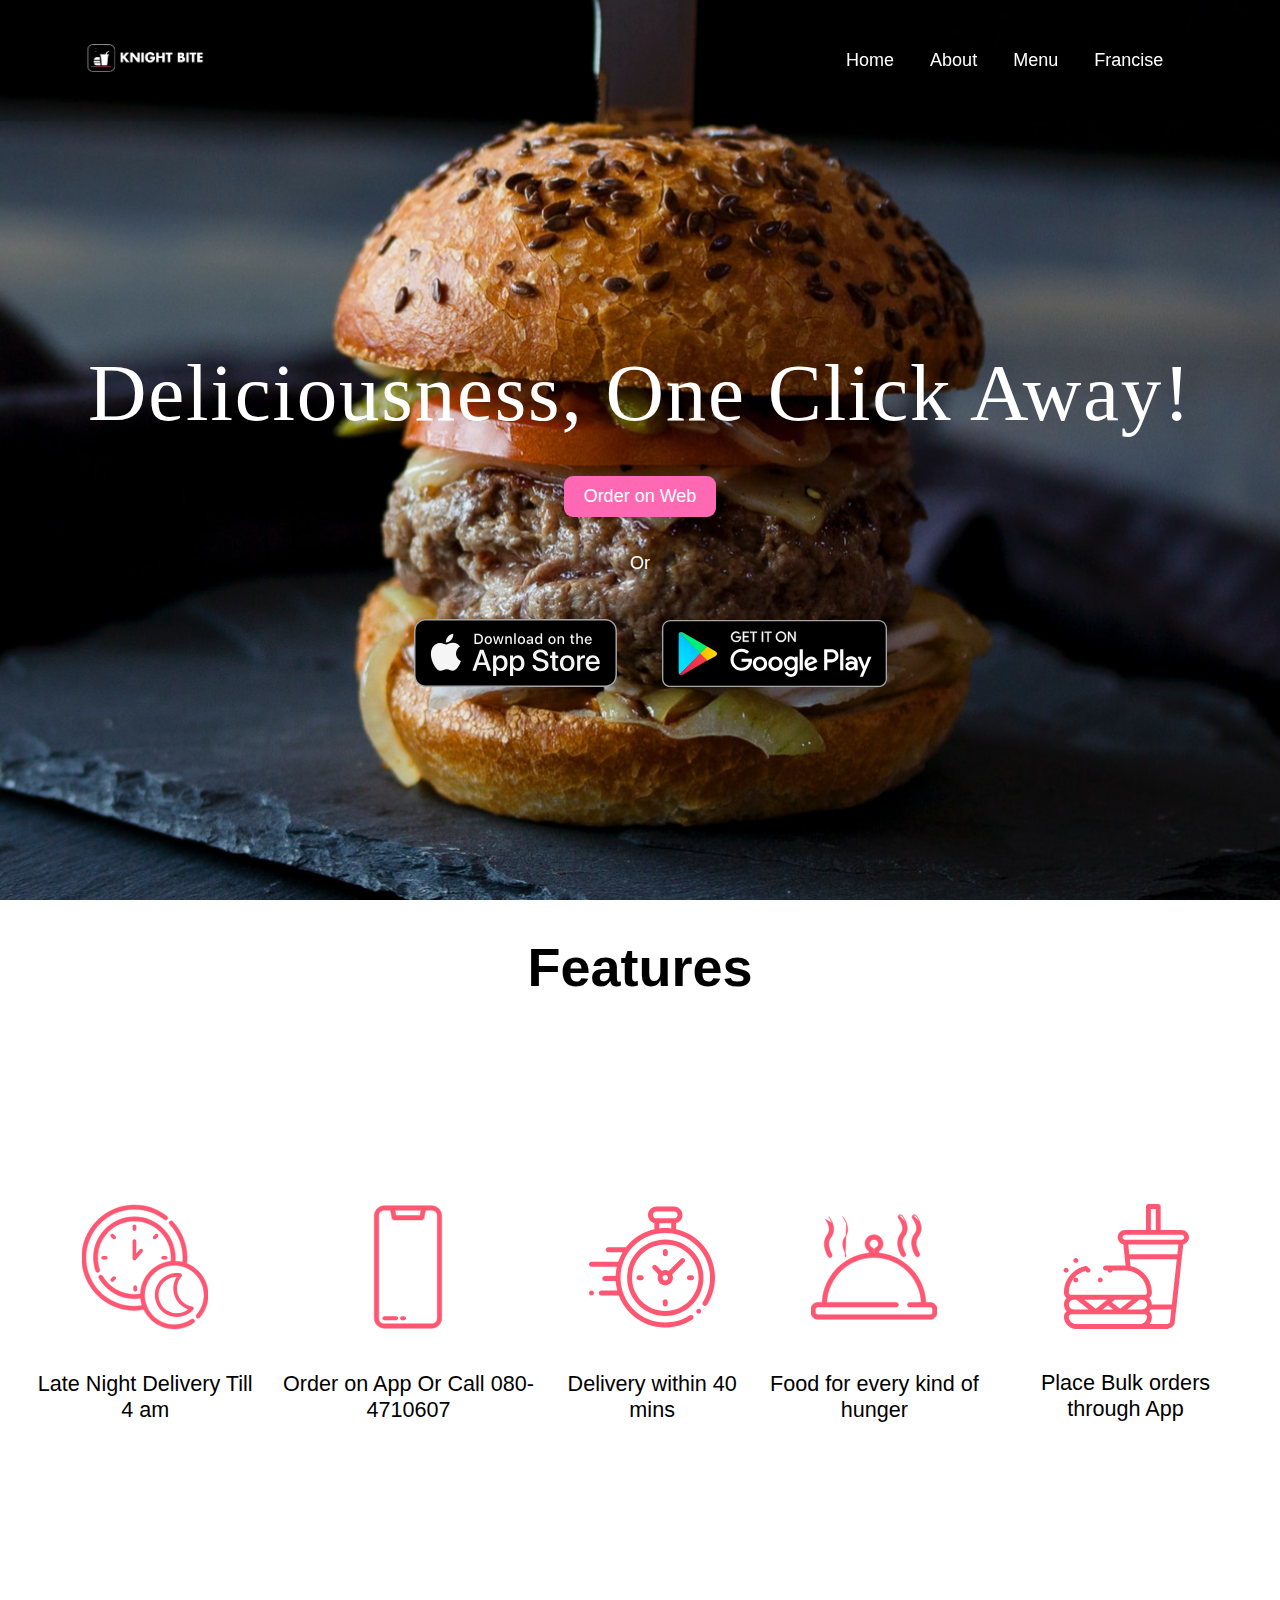
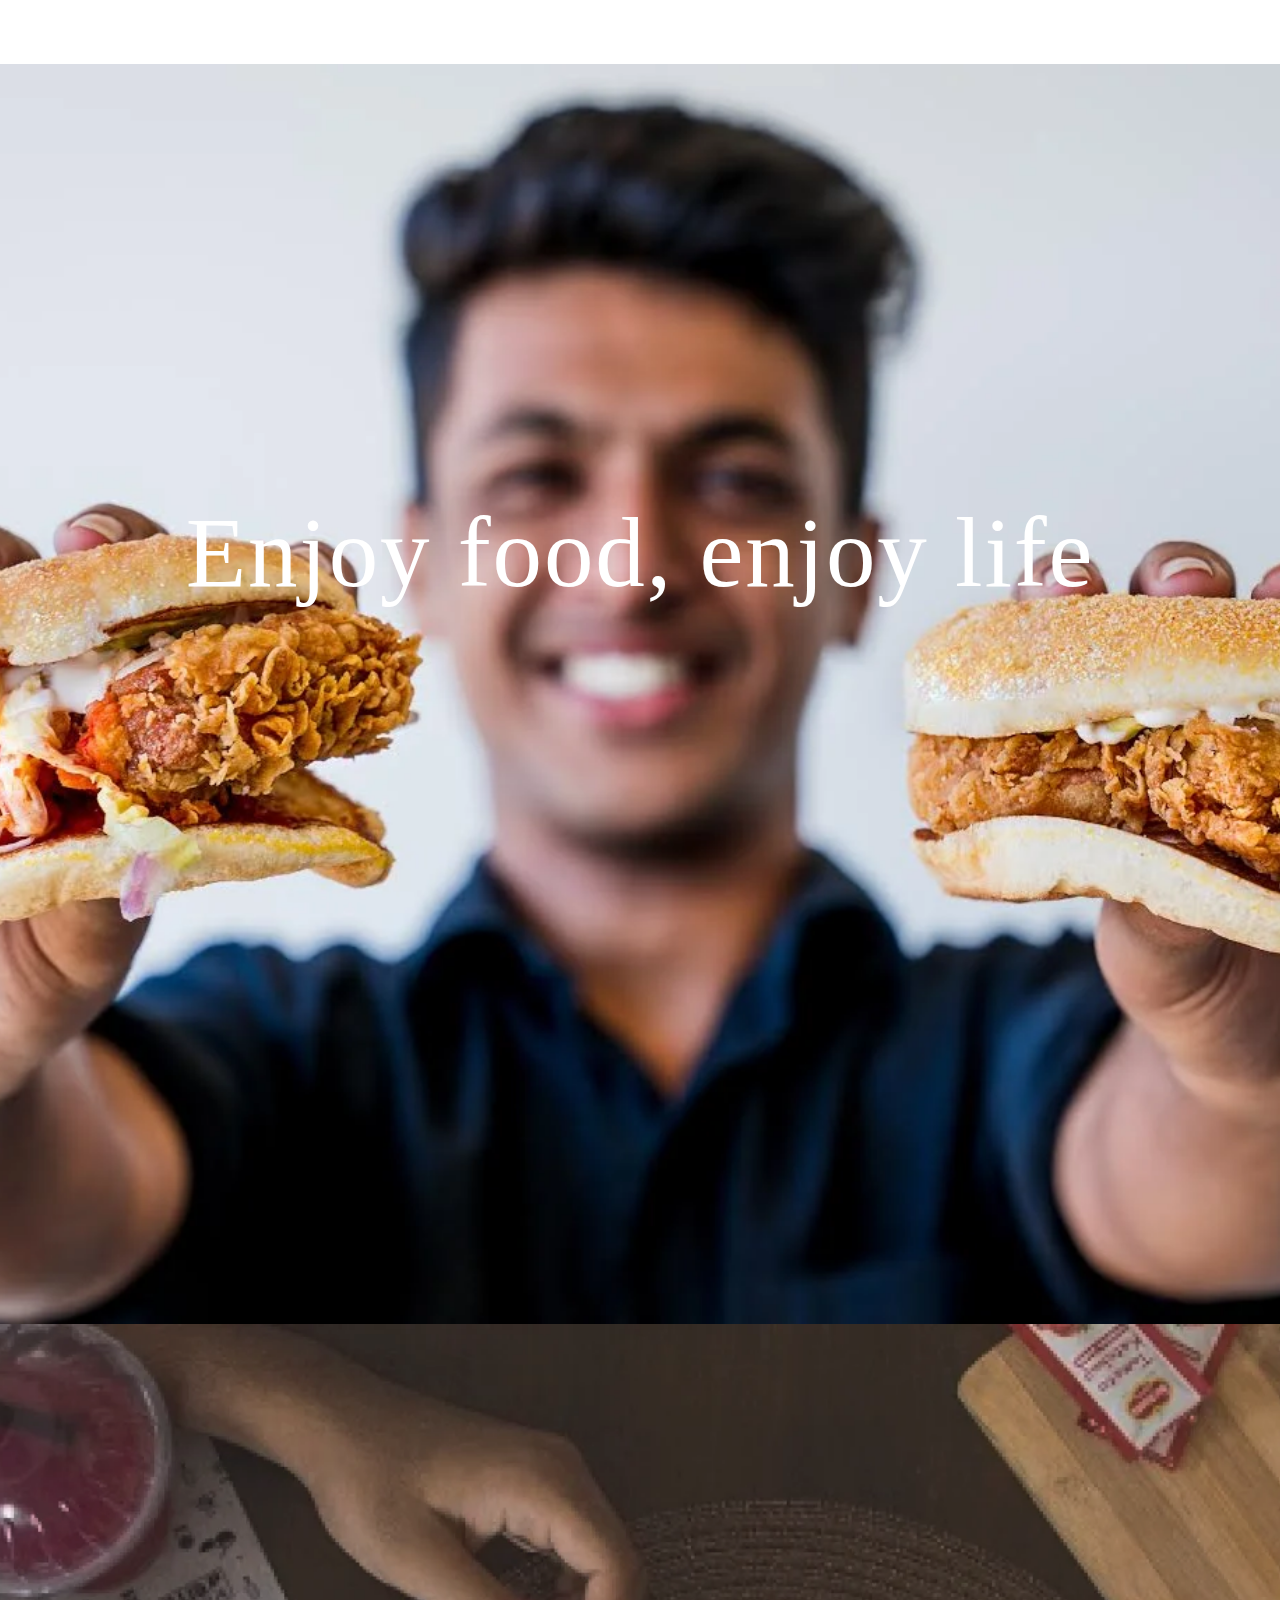
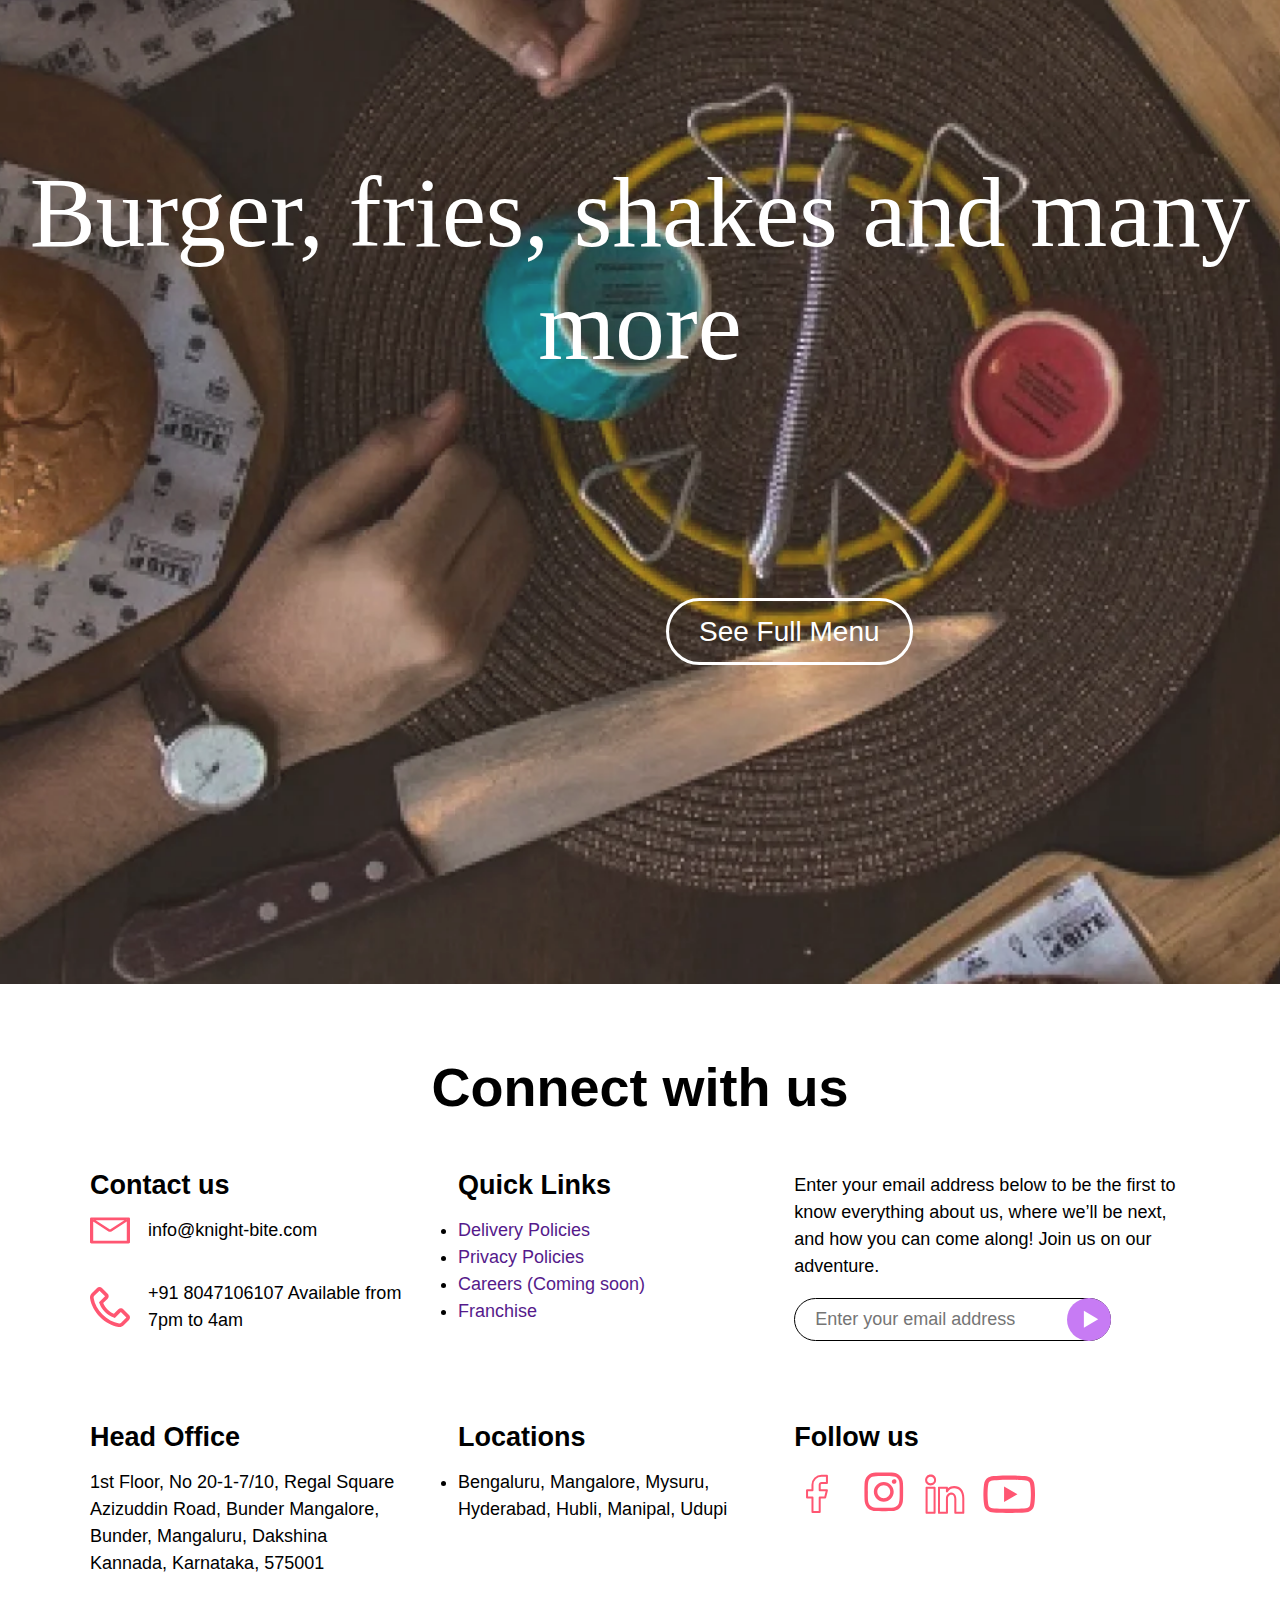
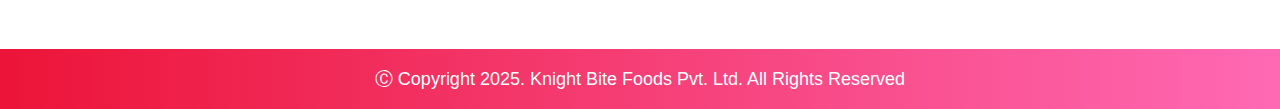
<file: index.html>
<!DOCTYPE html>
<html lang="en">
<head>
    <meta charset="UTF-8">
    <meta name="viewport" content="width=device-width, initial-scale=1.0">
    <link rel="icon" href="./Images/logo">
    <link rel="stylesheet" href="./KnightBite.css">
    <title>Knight Bite</title>
</head>
<body>
    <!--Main devision for complete page-->
    <div class="container">
        <header>
            <nav>
               <div class="logo">
                   <img src="./Images/kb_logo_new_2 head" alt="">
               </div>
               <ul class="nav-links">
                   <li><a href="/">Home</a></li>
                   <li><a href="./About.html">About</a></li>
                   <li><a href="./Menu.html">Menu</a></li>
                   <li><a href="./franchise.html">Francise</a></li>
               </ul>
            </nav>
            <div class="header-content">
                <h1>Deliciousness, One Click Away!</h1>
                <a href="#">Order on Web</a>
                <p>Or</p>
                <div class="playstore">
                    <img src="./Images/ios-store.svg" alt="">
                    <img src="./Images/google-play-badge.svg" alt="ios-store">
                </div>
            </div>
        </header>
        <div class="features">
            <h1>Features</h1>
            <div class="inner">
                <div>
                    <img src="./Images/feature-1.svg" alt="">
                    <p>Late Night Delivery
                        Till 4 am</p>
                </div>
                <div>
                    <img src="./Images/feature-2.svg" alt="">
                    <p>Order on App Or Call 080-4710607</p>
                </div>
                <div>
                    <img src="./Images/feature-3.svg" alt="">
                    <p>Delivery within 40 mins</p>
                </div>
                <div>
                    <img src="./Images/feature-4.svg" alt="">
                    <p>Food for every kind of hunger</p>
                </div>
                <div>
                    <img src="./Images/feature-5.svg" alt="">
                    <p>Place Bulk orders through App</p>
                </div>
            </div>
        </div>

        <div class="banner-1">
            <h1>Enjoy food, enjoy life</h1>
        </div>

        <div class="banner-2">
            <h1>Burger, fries, shakes and many more</h1>
            <div class="menu"><a href="#">See Full Menu</a></div>
        </div>

        <div class="connect">
            <h1>Connect with us</h1>
            <div class="grid">
                <div>
                    <h3>Contact us</h3>
                    <div class="d-flex">
                        <img src="./Images/mail_icon.svg" alt="">
                        <p>info@knight-bite.com</p>
                    </div>
                    <div class="d-flex">
                        <img src="./Images/phone_icon.svg" alt="">
                        <p>+91 8047106107
                            Available from 7pm to 4am</p>
                    </div>
                </div>
                <div>
                    <h3>Quick Links</h3>
                    <ul>
                        <li><a href="">Delivery Policies</a></li>
                        <li><a href="">Privacy Policies</a></li>
                        <li><a href="">Careers (Coming soon)</a></li>
                        <li><a href="">Franchise</a></li>                    
                    </ul>
                </div>
                <div>
                    <p>Enter your email address below to be the first to know everything about us, where we’ll be next, and how you can come along!
                        Join us on our adventure.</p>
                        <div class="email-sec">
                            <input type="email" placeholder="Enter your email address">
                            <img id="email-btn-image" src="./Images/email-btn.svg" alt="">
                    </div>
                </div>
                <div>
                    <h3>Head Office</h3>
                    <p>1st Floor, No 20-1-7/10, Regal Square Azizuddin Road, Bunder Mangalore, Bunder, Mangaluru, Dakshina Kannada, Karnataka, 575001</p>
                </div>
                <div>
                    <h3>Locations</h3>
                    <li>Bengaluru, Mangalore, Mysuru, Hyderabad, Hubli, Manipal, Udupi</li>
                </div>
                <div>
                    <h3>Follow us</h3>
                    <div class="social-media">
                        <img src="./Images/facebook.svg" alt="">
                        <img src="./Images/instagram.svg" alt="">
                        <img src="./Images/linkedin.svg" alt="">
                        <img src="./Images/youtube.svg" alt="">
                    </div>
                </div>
            </div>
        </div>
    </div>
    <div>
        <footer>Ⓒ Copyright 2025. Knight Bite Foods Pvt. Ltd. All Rights Reserved</footer>
    </div>
</body>

</html>
</file>
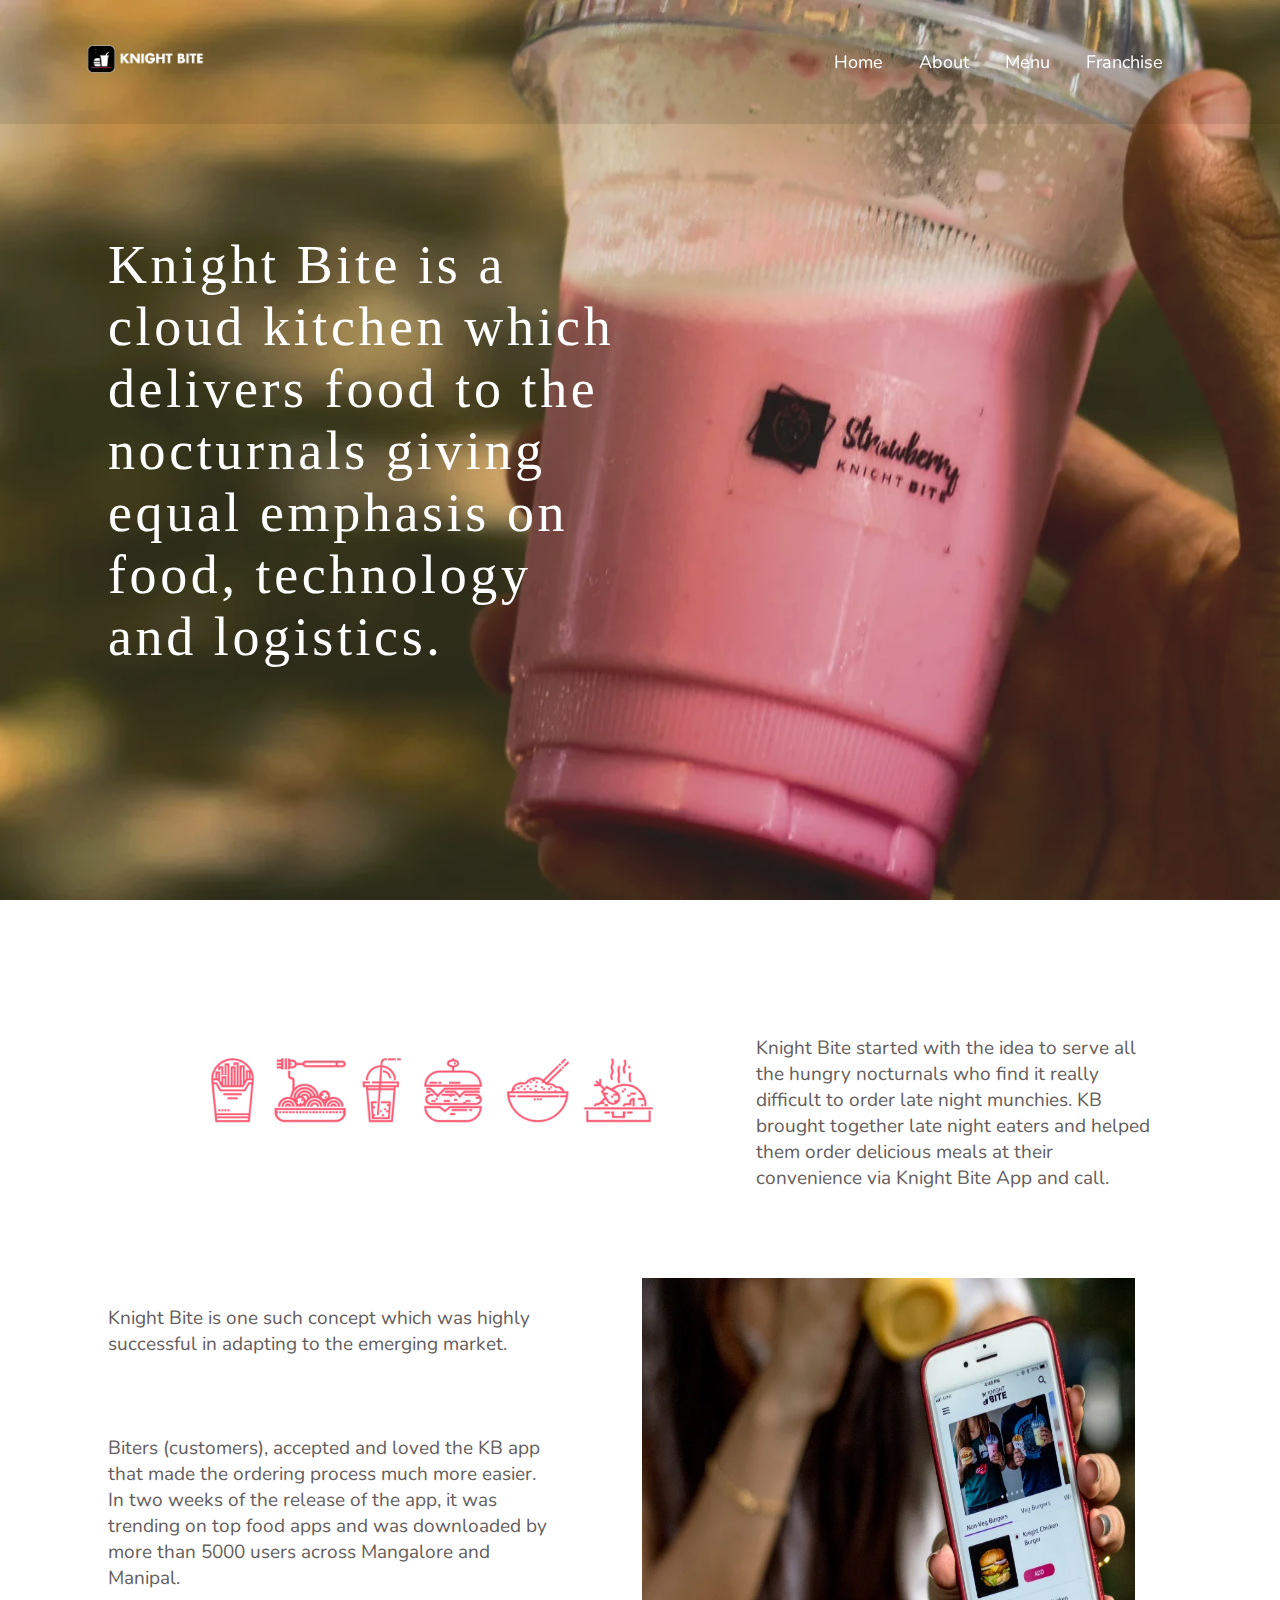
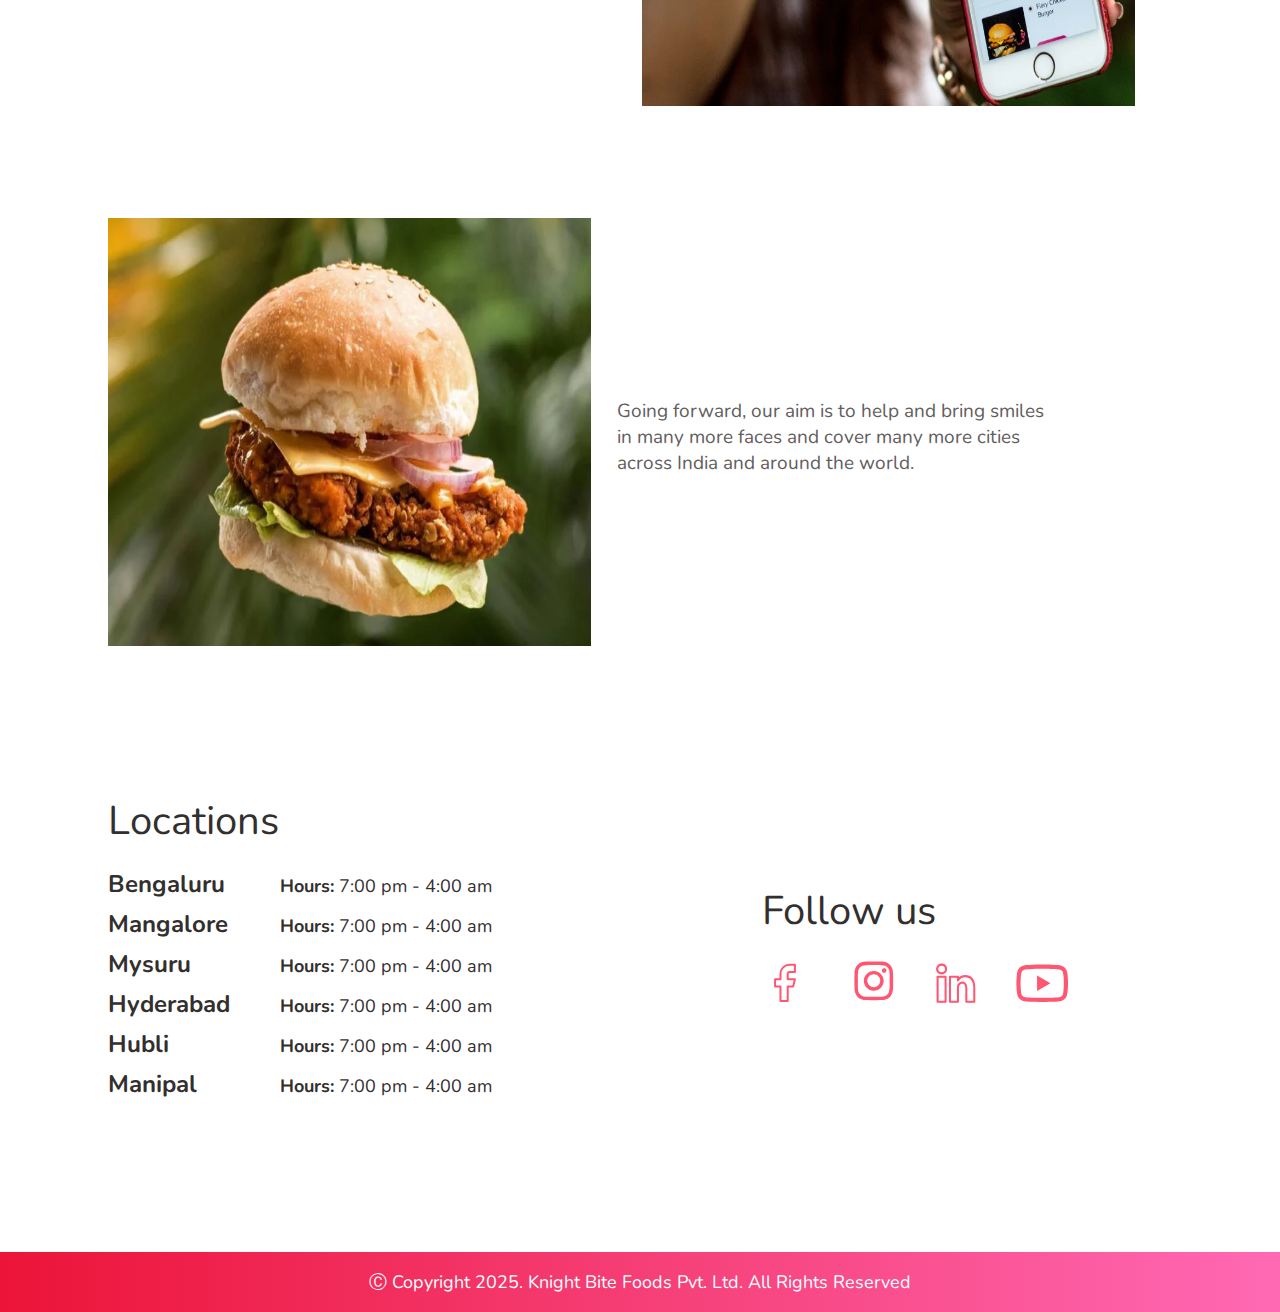
<file: About.html>
<!DOCTYPE html>
<html lang="en">
<head>
    <meta charset="UTF-8">
    <meta name="viewport" content="width=device-width, initial-scale=1.0">
    <link rel="stylesheet" href="./About.css">
    <link rel="icon" href="./Images/logo">
    <title>About</title>
</head>
<body>
     <!-- 2 ND Main devision fro complete page-->
    <div class="container">
        <header>
            <nav>
               <div class="logo">
                   <img src="./Images/kb_logo_new_2 head" alt="">
               </div>
               <ul class="nav-links">
                   <li><a href="./KnightBite.html">Home</a></li>
                   <li><a href="./About.html">About</a></li>
                   <li><a href="./Menu.html">Menu</a></li>
                   <li><a href="./franchise.html">Franchise</a></li>
               </ul>
            </nav>
            <h1>Knight Bite is a <br>cloud kitchen which <br>delivers food to the <br>
                 nocturnals giving <br>equal emphasis on <br> food, technology <br> and logistics.</h1>
        </header>
    </div>

  <div class="main-1">
    <div class="section">
        <div class="image">
            <img src="./Images/about food-strip.webp" alt="Food Strip">
        </div>
        <div class="text1">
            <p>Knight Bite started with the idea to serve all the hungry nocturnals who find it really difficult to order late night munchies. KB brought together late night eaters and helped them order delicious meals at their convenience via Knight Bite App and call.</p>
        </div>
    </div>

    <div class="section-reverse">
        <div class="text2">
            <p>Knight Bite is one such concept which was highly successful in adapting to the emerging market. <br> <br><br><br>
             Biters (customers), accepted and loved the KB app that made the ordering process much more easier. In two weeks of the release of the app, it was trending on top food apps and was downloaded by more than 5000 users across Mangalore and Manipal.</p>
        </div>
        <div class="image1">
            <img src="./Images/about app menu.webp" alt="App Menu">
        </div>
    </div>
    <div class="section2">
        <div class="image2">
            <img src="./Images/about burger.webp" alt="App Menu">
        </div>
        <div class="text3">
            <p>Going forward, our aim is to help and bring smiles in many more faces and cover many more cities across India and around the world.</p>
        </div>
    </div>
        
    
<div class="final">
     <div class="address">
     <h2>Locations</h2>
     <div class="location-block">
            <p><span class="city">Bengaluru</span> <span class="hours">Hours:</span> 7:00 pm - 4:00 am</p>
            <p><span class="city">Mangalore</span> <span class="hours">Hours:</span> 7:00 pm - 4:00 am</p>
            <p><span class="city">Mysuru</span> <span class="hours">Hours:</span> 7:00 pm - 4:00 am</p>
            <p><span class="city">Hyderabad</span> <span class="hours">Hours:</span> 7:00 pm - 4:00 am</p>
            <p><span class="city">Hubli</span> <span class="hours">Hours:</span> 7:00 pm - 4:00 am</p>
            <p><span class="city">Manipal</span> <span class="hours">Hours:</span> 7:00 pm - 4:00 am</p>
     </div>
     </div>
        <div class="follow">
            <h3>Follow us</h3>
            <div class="social-media">
                <img src="./Images/facebook.svg" alt="">
                <img src="./Images/instagram.svg" alt="">
                <img src="./Images/linkedin.svg" alt="">
                <img src="./Images/youtube.svg" alt="">
            </div>
        </div>
    </div>
</div>
 <div>
        <footer>Ⓒ Copyright 2025. Knight Bite Foods Pvt. Ltd. All Rights Reserved</footer>
    </div>


</body>
</html>
</file>
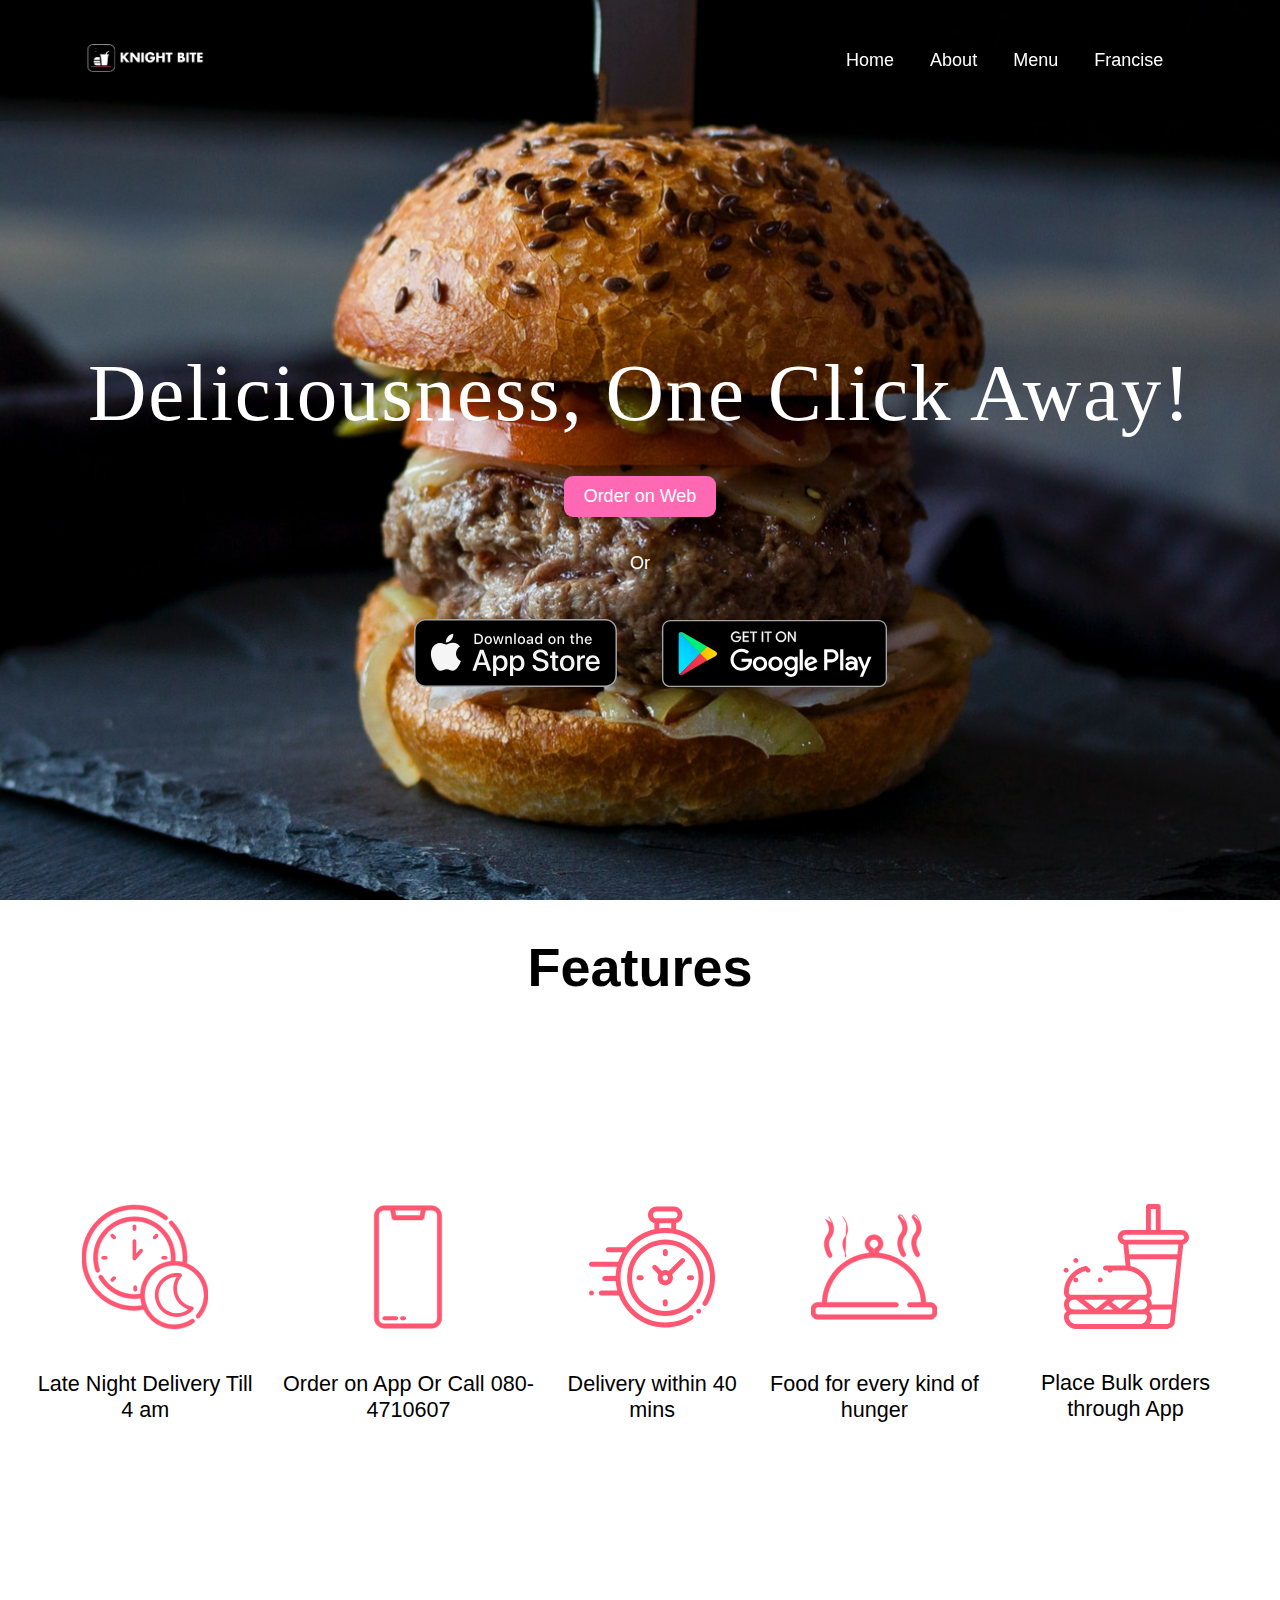
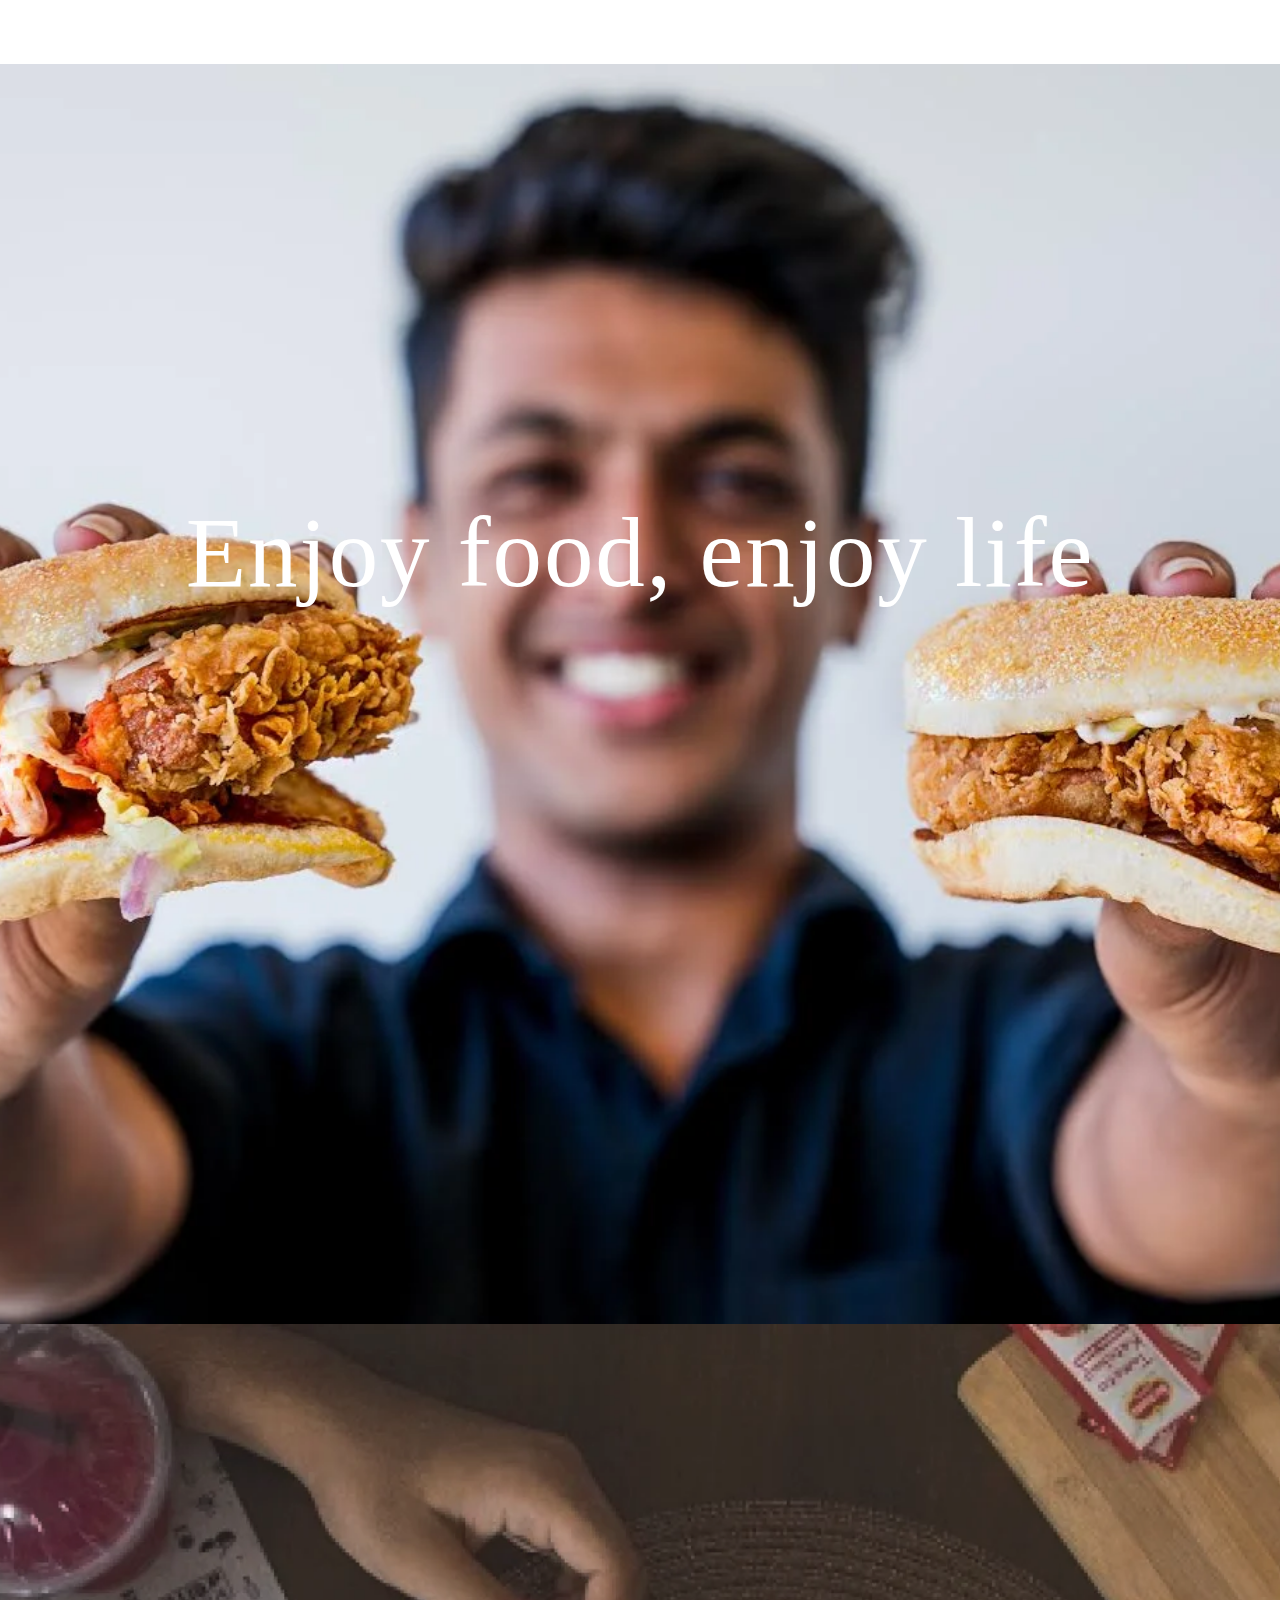
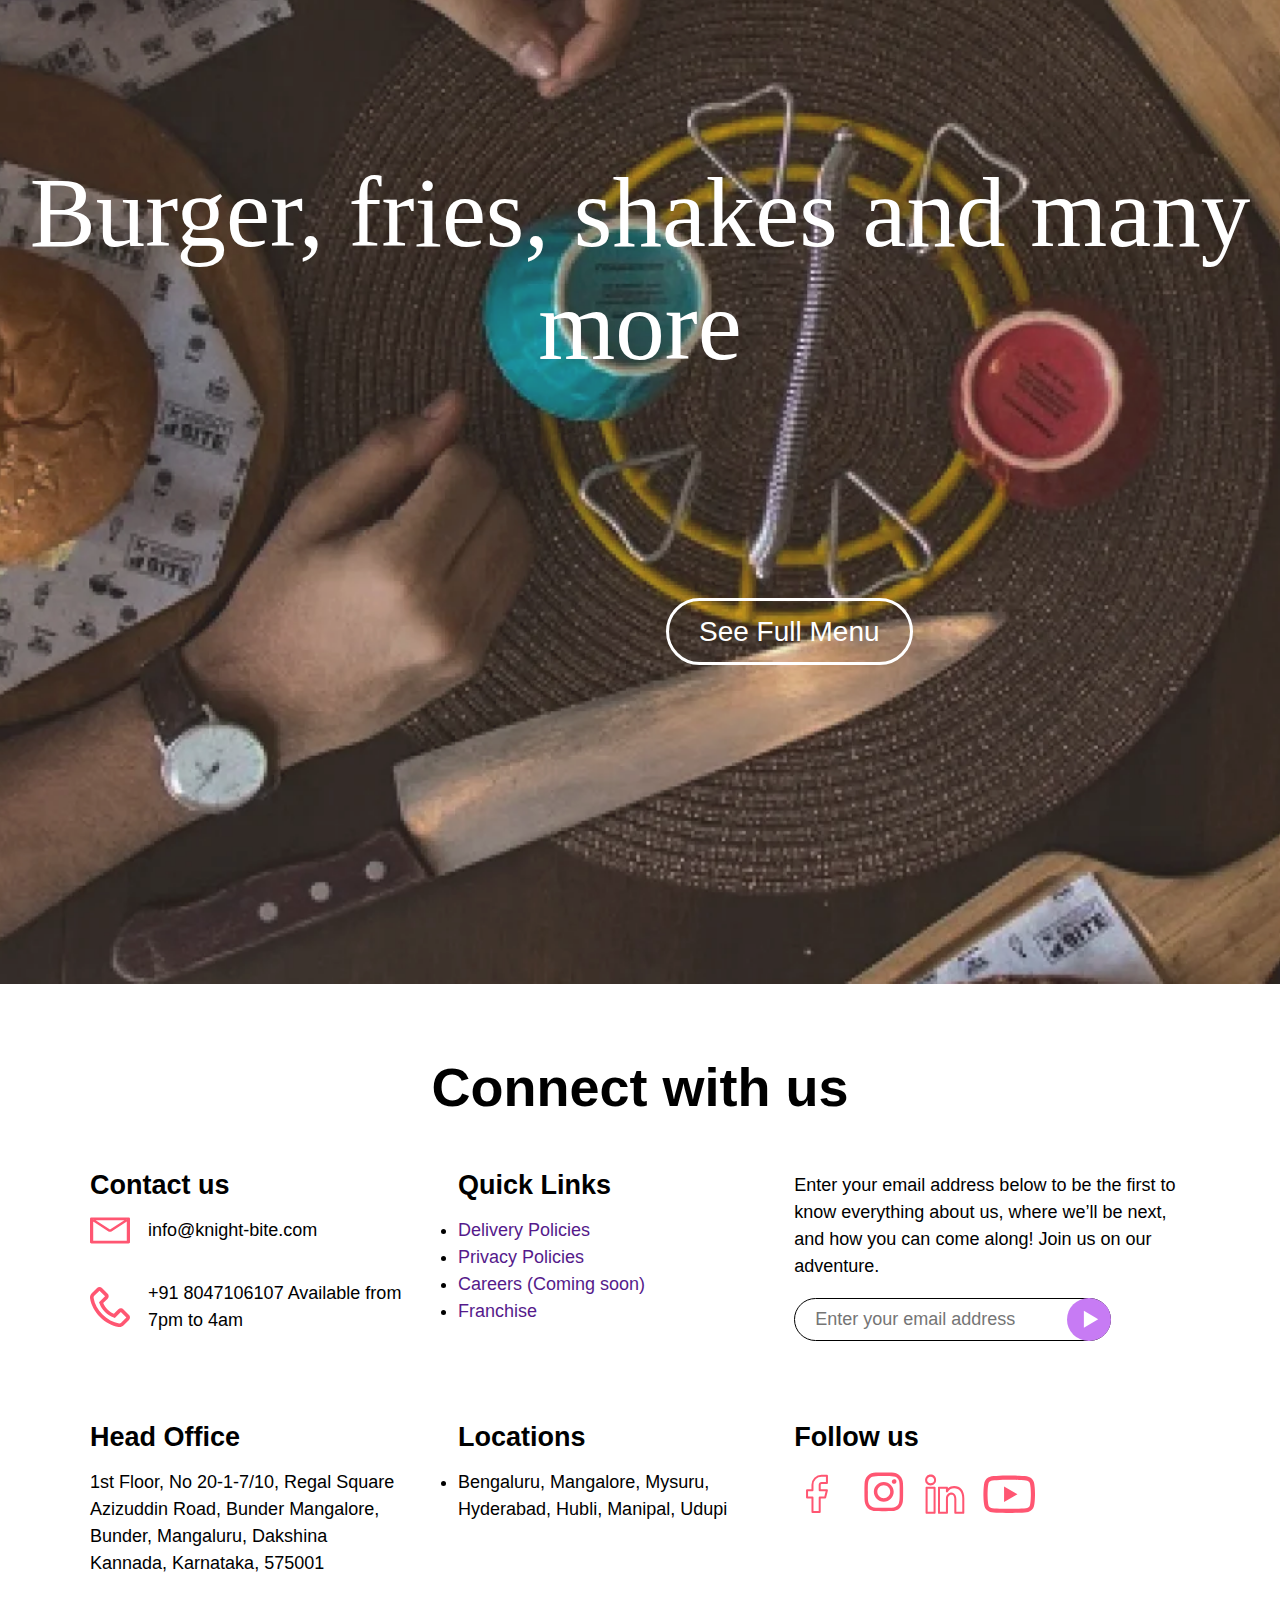
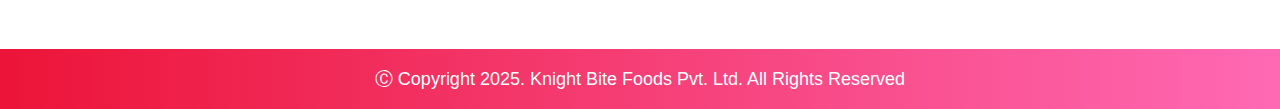
<file: KnightBite.html>
<!DOCTYPE html>
<html lang="en">
<head>
    <meta charset="UTF-8">
    <meta name="viewport" content="width=device-width, initial-scale=1.0">
    <link rel="icon" href="./Images/logo">
    <link rel="stylesheet" href="./KnightBite.css">
    <title>Knight Bite</title>
</head>
<body>
    <!--Main devision for complete page-->
    <div class="container">
        <header>
            <nav>
               <div class="logo">
                   <img src="./Images/kb_logo_new_2 head" alt="">
               </div>
               <ul class="nav-links">
                   <li><a href="./KnightBite.html">Home</a></li>
                   <li><a href="./About.html">About</a></li>
                   <li><a href="./Menu.html">Menu</a></li>
                   <li><a href="./franchise.html">Francise</a></li>
               </ul>
            </nav>
            <div class="header-content">
                <h1>Deliciousness, One Click Away!</h1>
                <a href="#">Order on Web</a>
                <p>Or</p>
                <div class="playstore">
                    <img src="./Images/ios-store.svg" alt="">
                    <img src="./Images/google-play-badge.svg" alt="ios-store">
                </div>
            </div>
        </header>
        <div class="features">
            <h1>Features</h1>
            <div class="inner">
                <div>
                    <img src="./Images/feature-1.svg" alt="">
                    <p>Late Night Delivery
                        Till 4 am</p>
                </div>
                <div>
                    <img src="./Images/feature-2.svg" alt="">
                    <p>Order on App Or Call 080-4710607</p>
                </div>
                <div>
                    <img src="./Images/feature-3.svg" alt="">
                    <p>Delivery within 40 mins</p>
                </div>
                <div>
                    <img src="./Images/feature-4.svg" alt="">
                    <p>Food for every kind of hunger</p>
                </div>
                <div>
                    <img src="./Images/feature-5.svg" alt="">
                    <p>Place Bulk orders through App</p>
                </div>
            </div>
        </div>

        <div class="banner-1">
            <h1>Enjoy food, enjoy life</h1>
        </div>

        <div class="banner-2">
            <h1>Burger, fries, shakes and many more</h1>
            <div class="menu"><a href="#">See Full Menu</a></div>
        </div>

        <div class="connect">
            <h1>Connect with us</h1>
            <div class="grid">
                <div>
                    <h3>Contact us</h3>
                    <div class="d-flex">
                        <img src="./Images/mail_icon.svg" alt="">
                        <p>info@knight-bite.com</p>
                    </div>
                    <div class="d-flex">
                        <img src="./Images/phone_icon.svg" alt="">
                        <p>+91 8047106107
                            Available from 7pm to 4am</p>
                    </div>
                </div>
                <div>
                    <h3>Quick Links</h3>
                    <ul>
                        <li><a href="">Delivery Policies</a></li>
                        <li><a href="">Privacy Policies</a></li>
                        <li><a href="">Careers (Coming soon)</a></li>
                        <li><a href="">Franchise</a></li>                    
                    </ul>
                </div>
                <div>
                    <p>Enter your email address below to be the first to know everything about us, where we’ll be next, and how you can come along!
                        Join us on our adventure.</p>
                        <div class="email-sec">
                            <input type="email" placeholder="Enter your email address">
                            <img id="email-btn-image" src="./Images/email-btn.svg" alt="">
                    </div>
                </div>
                <div>
                    <h3>Head Office</h3>
                    <p>1st Floor, No 20-1-7/10, Regal Square Azizuddin Road, Bunder Mangalore, Bunder, Mangaluru, Dakshina Kannada, Karnataka, 575001</p>
                </div>
                <div>
                    <h3>Locations</h3>
                    <li>Bengaluru, Mangalore, Mysuru, Hyderabad, Hubli, Manipal, Udupi</li>
                </div>
                <div>
                    <h3>Follow us</h3>
                    <div class="social-media">
                        <img src="./Images/facebook.svg" alt="">
                        <img src="./Images/instagram.svg" alt="">
                        <img src="./Images/linkedin.svg" alt="">
                        <img src="./Images/youtube.svg" alt="">
                    </div>
                </div>
            </div>
        </div>
    </div>
    <div>
        <footer>Ⓒ Copyright 2025. Knight Bite Foods Pvt. Ltd. All Rights Reserved</footer>
    </div>
</body>
</html>
</file>
<file: KnightBite.css>
@import url(https://db.onlinewebfonts.com/c/ba42d447ceb2312b8e3d7317fd8e59a0?family=Nicotine);

*{
    margin: 0;
    padding: 0;
    box-sizing: border-box;
    font-size: 18px;
    font-family: sans-serif;
}
header{
    background: url(./Images/app-link-background.svg) no-repeat center/cover;
    min-height: 100vh;
}
nav{
    display: flex;
    justify-content: space-between;
    align-items: center;
    background-color: rgba(0, 0, 0, 0.092);
    padding: 10px 6%;
    position: fixed;
    top: 0px;
    right: 0px;
    width: 100%;
}
nav .logo{
    width: 12%;
}
nav img{
    width: 100%;
    height: 100%;
}
.nav-links{
    display: flex;
    list-style: none;
    gap: 2rem;
    padding: 40px;
}
.nav-links a{
    color: white;
}

a{
    text-decoration: none;
}

.header-content{
    display: flex;
    flex-direction: column;
    justify-content: center;
    align-items: center;
    color: white;
    gap: 2rem;
    height: 100vh;
}

.header-content h1{
    font-size: 4.5rem;
    font-family: 'Nicotine';
    font-weight: normal;
    letter-spacing: .1rem;
    margin-top: 8rem;
}
.header-content a{
    background-color: hotpink;
    color: white;
    padding: 10px 20px;
    border-radius: .5rem;
}

img[alt="ios-store"]{
    height: 4.8rem;
    width: 225px;
}
.playstore{
    display: flex;
    align-items: center;
    gap: 2.5rem;
    margin-left: 21px;
}

.features{
    padding: 2rem;
    min-height: 80vh;
}

.features h1, .connect h1{
    font-size: 3rem;
    text-align: center;
}
.features .inner{
    display: flex;
    justify-content: space-between;
    align-items: center;
    text-align: center;
    gap: 1rem;
    min-height: 70vh;
   
}
.features img{
    width: 7rem;
    margin-bottom: 2rem;
}
.features p{
    font-size: 1.2rem;
}
.banner-1{
    background: url(./Images/banner-1.webp) no-repeat center/cover;
    min-height: 140vh;
}
.banner-1 h1{
    font-size: 5.5rem;
    font-family: 'Nicotine';
    font-weight: normal;
    letter-spacing: .1rem;
    color: white;
    text-align: center;
    padding-top: 24rem;
}

.banner-2{
    background: url(./Images/banner-2.webp) no-repeat center/cover;
    min-height: 140vh;
}
.banner-2 h1{
    font-size: 5.5rem;
    font-family: 'Nicotine';
    font-weight: normal;
    color: white;
    text-align: center;
    padding-top: 24rem;
}

.banner-2 a{
    color: white;
    padding: 15px 30px;
    border-radius: 3rem;
    margin-left: 37rem;
    font-size: 28px;
    border: white solid;
}
.menu{
    margin-top: 13rem;
}
.connect{
    padding: 3rem;
    margin: 1rem 2rem;
}

.connect h3{
    font-size: 1.5rem;
    margin-bottom: 1rem;
}
.connect .grid{
    display: grid;
    grid-template-columns: auto auto auto;
    gap: 3rem ;
    justify-content: center;
    /*align-items: center;*/
    padding-top: 3rem;
    line-height: 1.5rem;
}
.connect input{
    padding: 10px 20px;
    border-radius: 2rem;
    outline: none;
    border: 1px solid black;
    margin-top: 1rem;
    width: 100%;
}
.email-sec{
    position: relative;
    width: 80%;
}
#email-btn-image{
    height: 2.4rem;
    position: absolute;
    right: 0px;
    bottom: 0px;
}
.d-flex, .social-media{
    display: flex;
    gap: 1rem;
    margin-bottom: 2rem;
}
footer{
    background: linear-gradient(to right, rgb(236, 20, 56) ,hotpink);
    padding: 1rem;
    color: white;
    text-align: center;
}





/* mobile screen responsive code */

@media (max-width:576px){
    *{
        font-size: 20px
    }
    header{
        height: 135vh;
    }
    nav{
        display: flex;
        flex-direction: column;
        justify-content: center;
        align-items: center;
    }
    nav .logo{
        width: 60%;
    }
    .header-content h1{
        font-size: 2.4rem;
        text-align: center;
        margin-top: 35vh;
    }
    .header-content{
        gap: 2rem;
        height: 90vh;
    }
    .playstore img{
        width: 42%;
    }
    img[alt="ios-store"]{
        height: 3rem;
    }
    .features .inner{
        flex-direction: column;
        margin-top: 2rem;
    }
    .connect .grid{
        grid-template-columns: auto;
        justify-content: center;
        align-items: center;
        gap: 3rem;
    }
    #email-btn-image{
        right: 0px;
    }
    .banner-1 h1{
        font-size: 2rem;
    }
    .banner-2 h1{
        font-size: 2rem;
    }
    .menu a{
        margin-left: 3.5rem;
    }
    .connect h1{
        font-size: 2rem;
    }
}
</file>
<file: About.css>
@import url(https://db.onlinewebfonts.com/c/ba42d447ceb2312b8e3d7317fd8e59a0?family=Nicotine);
@import url(https://fonts.googleapis.com/css2?family=Nunito:ital,wght@0,200..1000;1,200..1000&display=swap);

*{
    margin: 0;
    padding: 0;
    box-sizing: border-box;
    font-size: 18px; 
    font-family: 'Nunito';   
}
header{
    background: url(./Images/about\ banner.webp) no-repeat center/cover;
    min-height: 100vh;
    width: 100%;
}
nav{
    display: flex;
    justify-content: space-between;
    align-items: center;
    background-color: rgba(0, 0, 0, 0.092);
    padding: 10px 6%;
    position: fixed;
    top: 0px;
    right: 0px;
    width: 100%;
}

nav .logo{
    width: 12%;
}
nav img{
    width: 100%;
    height: 100%;
}
.nav-links{
    display: flex;
    list-style: none;
    gap: 2rem;
    padding: 40px;
}
.nav-links a{
    color: white;
}

a{
    text-decoration: none;
}
header h1{
    color: white;
    font-size: 3rem;
    font-family: 'Nicotine';
    font-weight: normal;
    padding-top: 13rem;
    padding-left: 6rem;
    letter-spacing: .2rem;
}

.main-1 {
    display: flex;
    flex-direction: column;
    padding: 6rem;
    gap: 5rem;
}

.section {
    display: flex;
    gap: 3rem;
}
.image{
    width: 120rem;
    height: 10rem;
}
.image img{
    padding: 40px;
    margin-left: 3rem;
    width: 30rem;
}
.text1 p{
    font-size: 19px;
    font-family: 'Nunito';
    color: rgb(99, 93, 93);
    padding-right: 20px;
    height: 10rem;
    padding-top: 1.5rem;
}

.section-reverse {
    display: flex;
    gap: 3rem;
}
.image1 img{
    height: 95%;
    width: 90%;
    margin-left: 1rem;
}
.text2{
    width: 43rem;
    height: 25rem;
}
.text2 p{
    font-size: 19px;
    font-family: 'Nunito';
    color: rgb(99, 93, 93);
    padding-right: 20px;
    height: 10rem;
    padding-top: 1.5rem;
}
.section2 {
    display: flex;
}
.image2 img{
    height: 95%;
    width: 95%;
}
.text3{
    width: 43rem;
    height: 25rem;
    margin-right: 5rem;
}
.text3 p{
    font-size: 19px;
    font-family: 'Nunito';
    color: rgb(99, 93, 93);
    padding-right: 20px;
    height: 10rem;
    padding-top: 10rem;
}

h2 {
  font-size: 40px;
  font-weight: normal;
  margin-bottom: 20px;
  padding-top: 2rem;
  font-family: 'Nunito';
}

.final {
    display: flex;
    margin-bottom: 2rem;
    gap: 15rem;
    color: rgb(51, 47, 47);
}

.address .location-block p {
  margin: 8px 0;
  font-size: 18px;
  font-family: 'Nunito';
}

.city {
  font-weight: bold;
  display: inline-block;
  width: 130px;
  font-size: 24px;
  font-family: 'Nunito';
}

.hours {
  font-weight: bold;
  margin-left: 10px;
  font-family: 'Nunito';
  padding-left: 1.5rem;
}
.follow{
    width: 17rem;
}
h3 {
  font-size: 40px;
  margin-bottom: 20px;
  padding-top: 7rem;
  font-family: 'Nunito';
  font-weight: normal;
}
.social-media{
    display: flex;
    justify-content: center;
    justify-content: space-between;
}
footer{
    background: linear-gradient(to right, rgb(236, 20, 56) ,hotpink);
    padding: 1rem;
    color: white;
    text-align: center;
}

@media (max-width:576px){
    *{
        font-size: 20px
    }
    header{
        height: 135vh;
    }
    nav{
        display: flex;
        flex-direction: column;
        justify-content: center;
        align-items: center;
    }
    nav .logo{
        width: 60%;
    }
    header h1{
        font-size: 28px;
        padding-right: 5rem;
    }
    .main-1 {
        padding: 0rem;
        gap: 0%;
    }
    .section{
        display: flex;
        align-items: center;
        gap: 2rem;
        margin-bottom: 4rem;
        flex-direction: column;
        text-align: center;
        height: 22rem;
    } 
    .section-reverse{
        display: flex;
        align-items: center;
        gap: 2rem;
        margin-bottom: 5rem;
        flex-direction: column;
        text-align: center;
        height: 40rem;
        margin-top: 0%;
        padding-top: 0%;
        
    } 
    .section2 {
        display: flex;
        align-items: center;
        gap: 0rem;
        margin-bottom: 0rem;
        flex-direction: column;
        text-align: center;
        margin-top: 0%;
        padding-top: 8%;
    }
    .image{
        width: 19rem;
        padding-right: 9rem;
        height: 5rem;
    }

    .image img{
        max-width: 180%;
        padding: 0%;
        margin: 0%;
        display: block;
        padding-left: 1rem;
        margin-top: 2rem;  
    }
    .image1 img{
        width: 90%;
        max-width: 160%;
        padding-left: 0%;
        margin-right: 1rem;
    }
    .image2 img {
        width: 90%;
        max-width:500px;
    }

    .text1{
        flex: 1;
        font-size: 1.2rem;
        line-height: 1.8rem;
        padding: 0 1rem;
        font-size: 1rem;
    } 
    .text2{
        flex: 1;
        font-size: 1.2rem;
        line-height: 1.8rem;
        padding: 0 1rem;
        font-size: 1rem;
        height: 30rem;
        margin-bottom: 10rem;
        width: 19rem;
    }
    .text3 {
        flex: 1;
        font-size: 1.2rem;
        line-height: 1.8rem;
        font-size: 1rem;
        height: 15rem;
        width: 18rem;
        padding: 0%;
        margin: 0%;
    }
    

    .main-1 {
        padding: 1rem 0;
    }
    .text1{
        height: 70px;
        margin-bottom: 10rem;
    }
    .text1 p{
        margin-bottom: 5rem;
    }
    .text3 p{
        margin-top: 0%;
        padding-bottom: 10rem;
        height: 0rem;
        margin-bottom: 5rem;
    }
    .final{
        padding: 1rem;
        display: block;
    }
}
</file>
